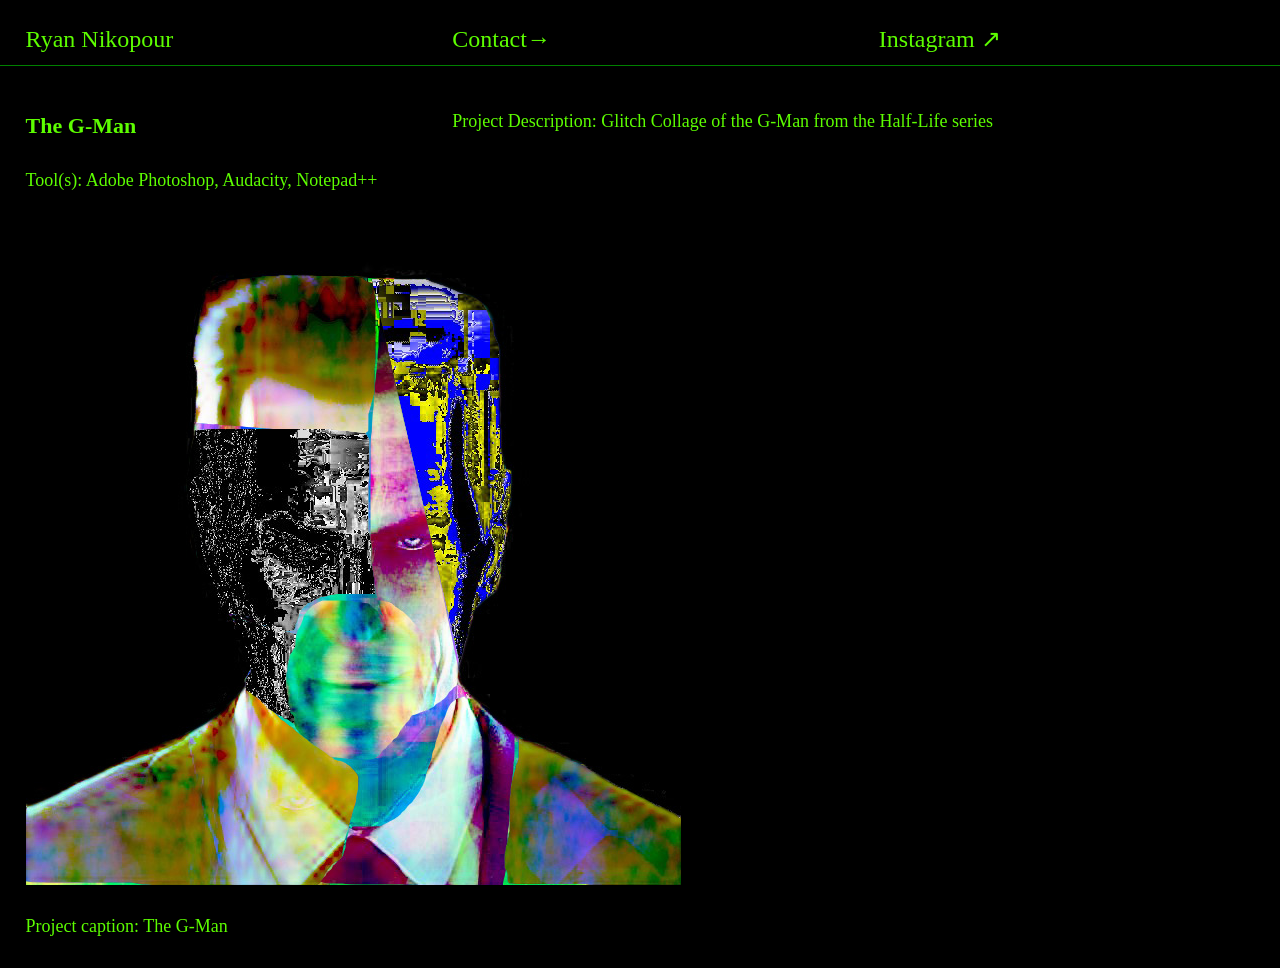
<file: project1.html>
<!DOCTYPE html>
<html lang="en">
<head>
    <meta charset="UTF-8">
    <meta http-equiv="X-UA-Compatible" content="IE=edge">
    <meta name="viewport" content="width=device-width, initial-scale=1.0">
    <title>RyanNikopour</title>
    <link rel="stylesheet" href="styles/simple-grid.css">
    <link rel="stylesheet" href="styles/main.css">
</head>
<body>
    <div class="container">
        <div class="row nav_bar">
            <div class="col-4">
                <a href="index.html">Ryan Nikopour</a>
            </div>

            <div class="col-4">
                <a href="mailto:ryan.nikopour@gmail.com">Contact&#8594;
                </a>
            </div>

            <div class="col-4">
                <a href="https://www.instagram.com/ry_ry_an_an/">Instagram &#8599;</a>
            </div>
        </div>


        <div class="row project_page_description">
            <div class="col-4">
                <h3>The G-Man</h3>
                <p class="project_tools">Tool(s): Adobe Photoshop, Audacity, Notepad++</p>
            </div>
            <div class="col-8">
                <p>Project Description: Glitch Collage of the G-Man from the Half-Life series </p>
            </div>
      </div>
        <div class="row">
            <div class="col-12">
                <img src="images/project_03.jpg"/>
                <p>Project caption: The G-Man</p>
            </div>
        </div>
        </div>
    </body>
</html>
</file>
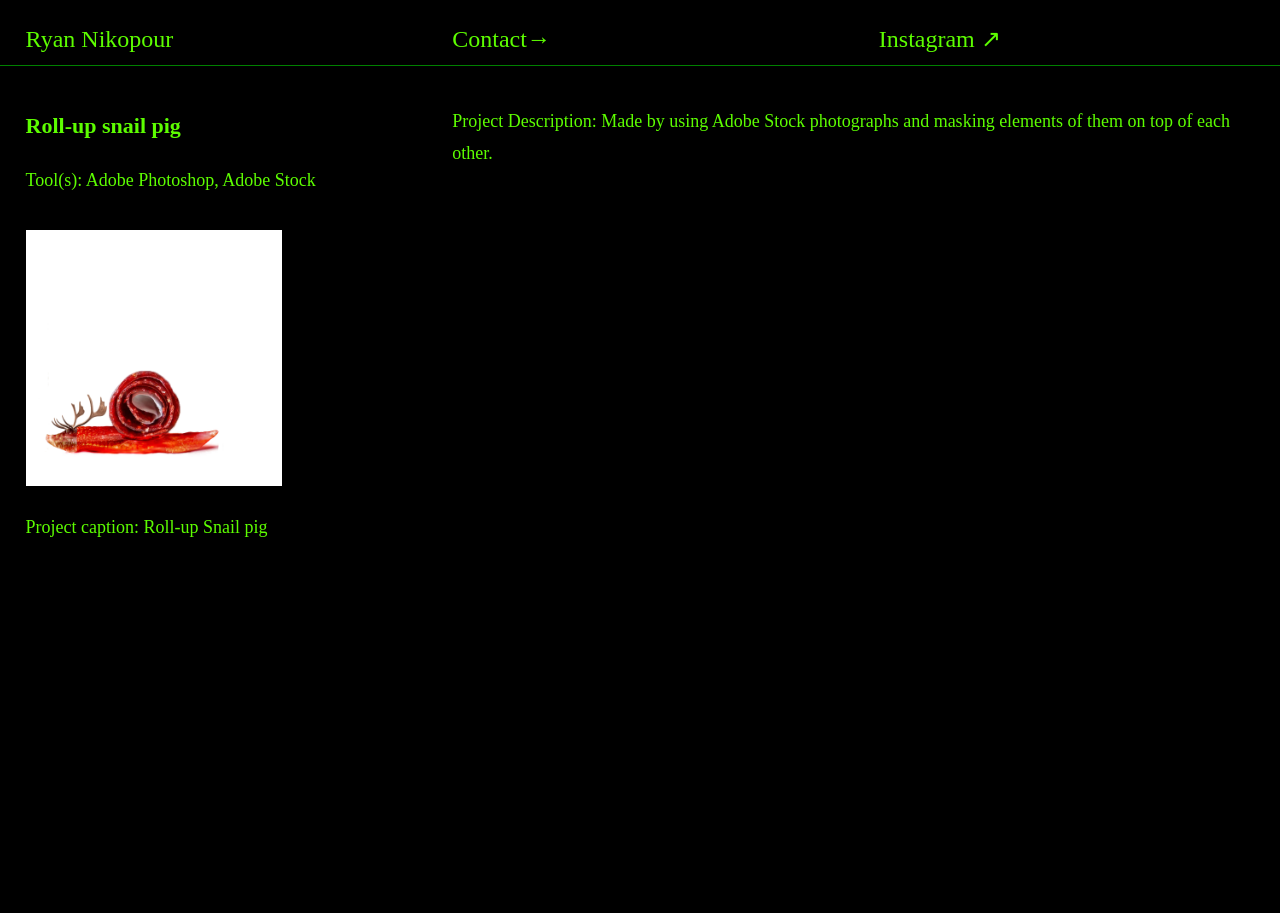
<file: project2.html>
<!DOCTYPE html>
<html lang="en">
<head>
    <meta charset="UTF-8">
    <meta http-equiv="X-UA-Compatible" content="IE=edge">
    <meta name="viewport" content="width=device-width, initial-scale=1.0">
    <title>My Website</title>
    <link rel="stylesheet" href="styles/simple-grid.css">
    <link rel="stylesheet" href="styles/main.css">
</head>
<body>
    <div class="container">
        <div class="row nav_bar">
            <div class="col-4">
                <a href="index.html">Ryan Nikopour</a>
            </div>

            <div class="col-4">
                <a href="mailto:ryan.nikopour@gmail.com">Contact&#8594;
                </a>
            </div>

            <div class="col-4">
                <a href="https://www.instagram.com/ry_ry_an_an/">Instagram &#8599;</a>
            </div>
        </div>


        <div class="row project_page_description">
            <div class="col-4">
                <h3>Roll-up snail pig</h3>
                <p class="project_tools">Tool(s): Adobe Photoshop, Adobe Stock</p>
            </div>
            <div class="col-8">
                <p>Project Description: Made by using Adobe Stock photographs and masking elements of them on top of each other. </p>
            </div>
      </div>
        <div class="row">
            <div class="col-12">
                <img src="images/project_02.jpg"
                width = "256"
                height = "256"/>
                <p>Project caption: Roll-up Snail pig</p>
            </div>
        </div>
        </div>
    </body>
</html>
</file>
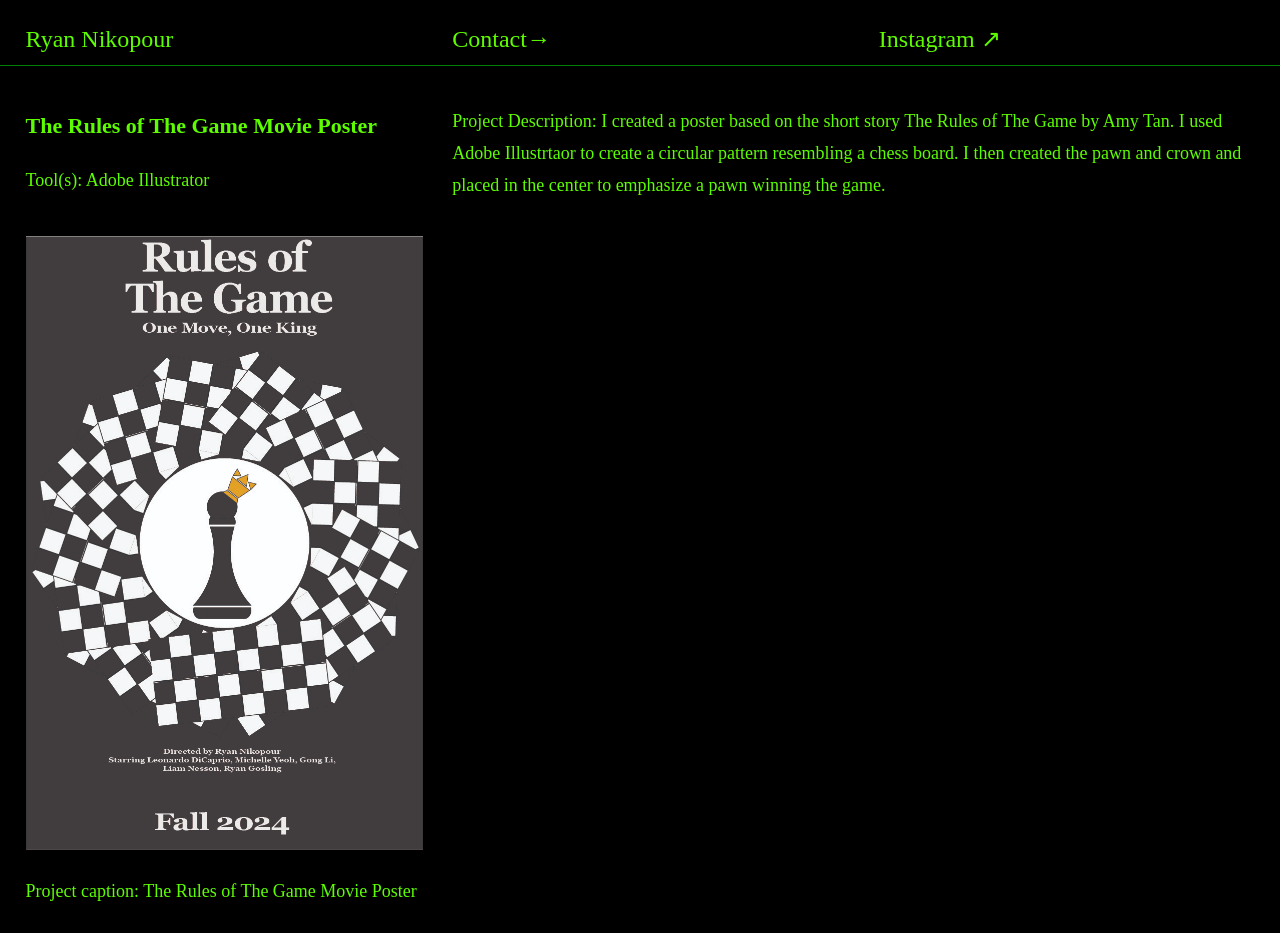
<file: project4.html>
<!DOCTYPE html>
<html lang="en">
<head>
    <meta charset="UTF-8">
    <meta http-equiv="X-UA-Compatible" content="IE=edge">
    <meta name="viewport" content="width=device-width, initial-scale=1.0">
    <title>Ryan Nikopour</title>
    <link rel="stylesheet" href="styles/simple-grid.css">
    <link rel="stylesheet" href="styles/main.css">
</head>
<body>
    <div class="container">
        <div class="row nav_bar">
            <div class="col-4">
                <a href="index.html">Ryan Nikopour</a>
            </div>

            <div class="col-4">
                <a href="mailto:ryan.nikopour@gmail.com">Contact&#8594;
                </a>
            </div>

            <div class="col-4">
                <a href="https://www.instagram.com/ry_ry_an_an/">Instagram &#8599;</a>
            </div>
        </div>


        <div class="row project_page_description">
            <div class="col-4">
                <h3>The Rules of The Game Movie Poster</h3>
                <p class="project_tools">Tool(s): Adobe Illustrator</p>
            </div>
            <div class="col-8">
                <p>Project Description: I created a poster based on the short story The Rules of The Game by Amy Tan. I used Adobe Illustrtaor to create a circular pattern resembling a chess board. I then created the pawn and crown and placed in the center to emphasize a pawn winning the game.  </p>
            </div>
      </div>
        <div class="row">
            <div class="col-12">
                <img src="images/project_01.jpg"
                width = "397"
                height = "614"/>
                <p>Project caption: The Rules of The Game Movie Poster</p>
            </div>
        </div>
        </div>
    </body>
</html>
</file>
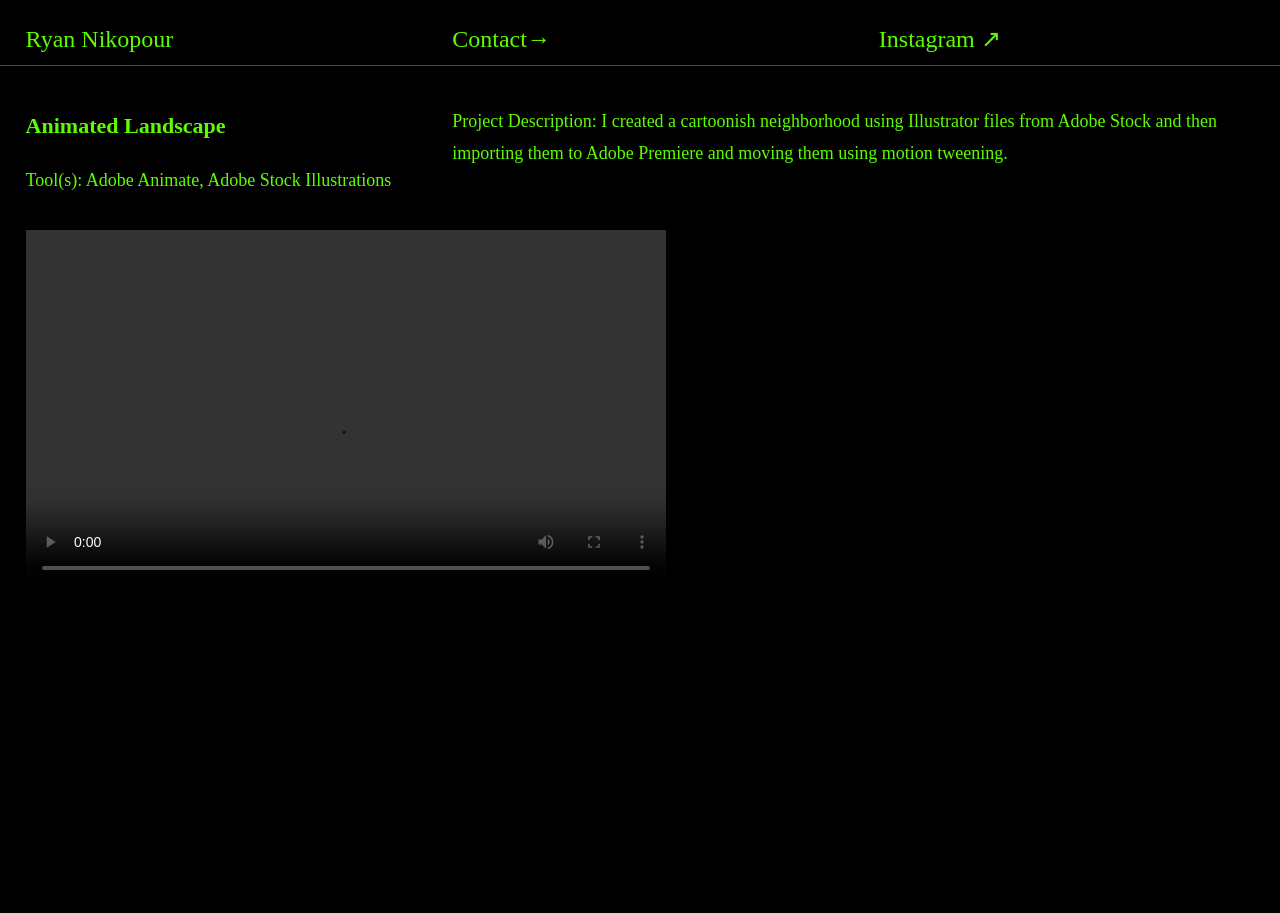
<file: project5.html>
<!DOCTYPE html>
<html lang="en">
<head>
    <meta charset="UTF-8">
    <meta http-equiv="X-UA-Compatible" content="IE=edge">
    <meta name="viewport" content="width=device-width, initial-scale=1.0">
    <title>My Website</title>
    <link rel="stylesheet" href="styles/simple-grid.css">
    <link rel="stylesheet" href="styles/main.css">
</head>
<body>
    <div class="container">
        <div class="row nav_bar">
            <div class="col-4">
                <a href="index.html">Ryan Nikopour</a>
            </div>

            <div class="col-4">
                <a href="mailto:ryan.nikopour@gmail.com">Contact&#8594;
                </a>
            </div>

            <div class="col-4">
                <a href="https://www.instagram.com/ry_ry_an_an/">Instagram &#8599;</a>
            </div>
        </div>


        <div class="row project_page_description">
            <div class="col-4">
                <h3>Animated Landscape</h3>
                <p class="project_tools">Tool(s): Adobe Animate, Adobe Stock Illustrations</p>
            </div>
            <div class="col-8">
                <p>Project Description: I created a cartoonish neighborhood using Illustrator files from Adobe Stock and then importing them to Adobe Premiere and moving them using motion tweening.</p>
            </div>
      </div>
        <div class="row">
            <div class="col-12">
                <video width = "640" height = "360" controls>
                    <source src = "images/project_04.mp4" type = "video/mp4">
                    Your browser does not support the video tag
                </video>
            </div>
        </div>
        </div>
    </body>
</html>
</file>
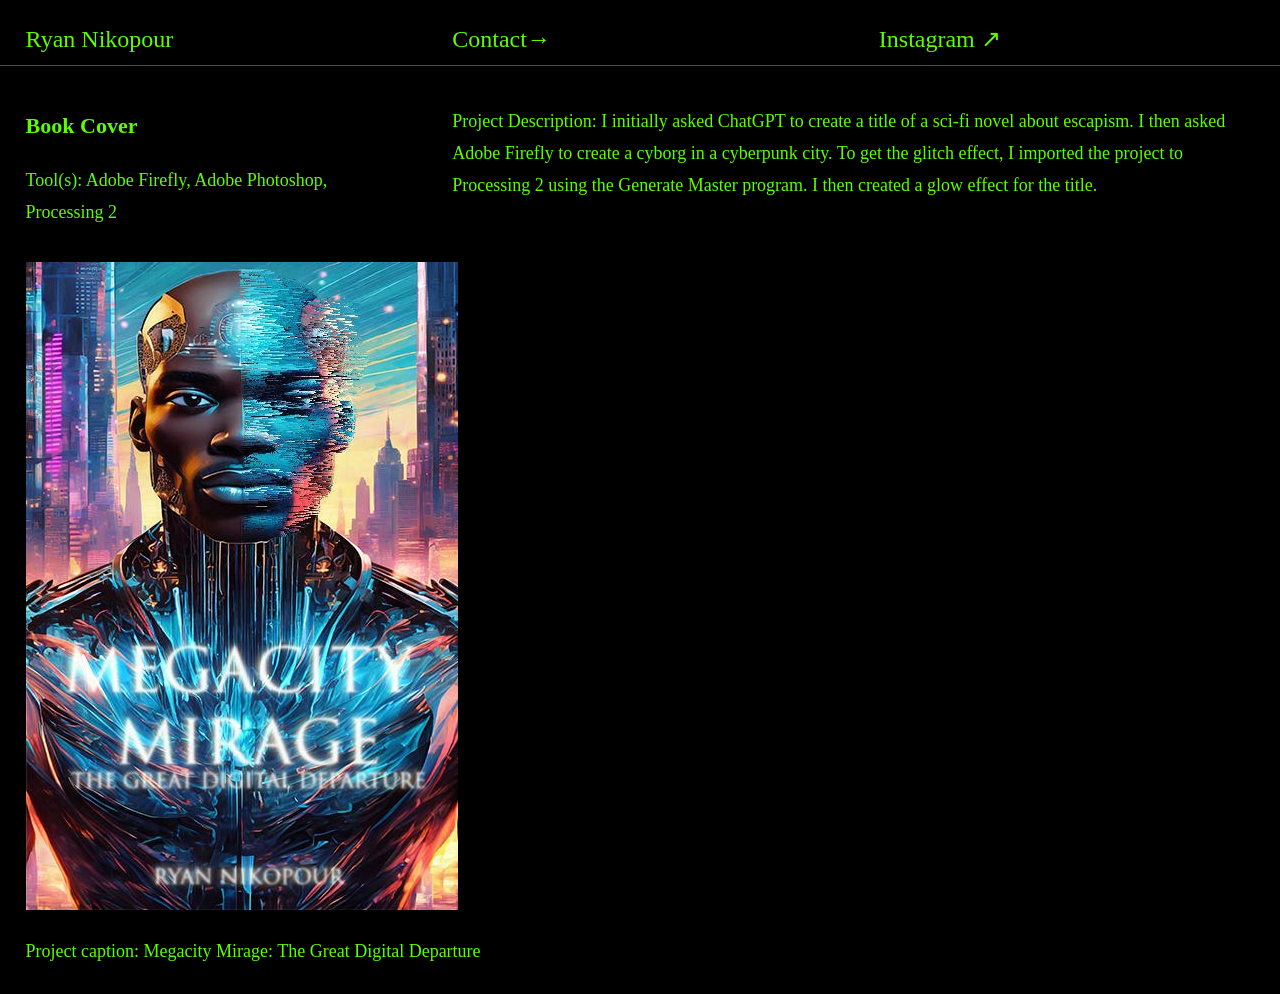
<file: project7.html>
<!DOCTYPE html>
<html lang="en">
<head>
    <meta charset="UTF-8">
    <meta http-equiv="X-UA-Compatible" content="IE=edge">
    <meta name="viewport" content="width=device-width, initial-scale=1.0">
    <title>My Website</title>
    <link rel="stylesheet" href="styles/simple-grid.css">
    <link rel="stylesheet" href="styles/main.css">
</head>
<body>
    <div class="container">
        <div class="row nav_bar">
            <div class="col-4">
                <a href="index.html">Ryan Nikopour</a>
            </div>

            <div class="col-4">
                <a href="mailto:ryan.nikopour@gmail.com">Contact&#8594;
                </a>
            </div>

            <div class="col-4">
                <a href="https://www.instagram.com/ry_ry_an_an/">Instagram &#8599;</a>
            </div>
        </div>


        <div class="row project_page_description">
            <div class="col-4">
                <h3>Book Cover</h3>
                <p class="project_tools">Tool(s): Adobe Firefly, Adobe Photoshop, Processing 2</p>
            </div>
            <div class="col-8">
                <p>Project Description: I initially asked ChatGPT to create a title of a sci-fi novel about escapism. I then asked Adobe Firefly to create a cyborg in a cyberpunk city. To get the glitch effect, I imported the project to Processing 2 using the Generate Master program. I then created a glow effect for the title. </p>
            </div>
      </div>
        <div class="row">
            <div class="col-12">
                <img src="images/project_07.jpg"/>
                <p>Project caption: Megacity Mirage: The Great Digital Departure</p>
            </div>
        </div>
        </div>
    </body>
</html>
</file>
<file: styles/simple-grid.css>
/**
*** SIMPLE GRID
*** (C) ZACH COLE 2016
**/

@import url(https://fonts.googleapis.com/css?family=Lato:400,300,300italic,400italic,700,700italic);

/* UNIVERSAL */

html,
body {
  background-color: black;
  color: green;
  height: 100%;
  width: 100%;
  margin: 0;
  padding: 0;
  left: 0;
  top: 0;
  font-size: 100%;
  object-fit: cover;
}

/* ROOT FONT STYLES */

* {
  font-family: VT323;
  color: rgb(93, 253, 0);
  line-height: 1.5;
}

/* TYPOGRAPHY */

h1 {
  font-size: 2.5rem;
}

h2 {
  font-size: 2rem;
}

h3 {
  font-size: 1.375rem;
}

h4 {
  font-size: 1.125rem;
}

h5 {
  font-size: 1rem;
}

h6 {
  font-size: 0.875rem;
}

p {
  font-size: 1.125rem;
  font-weight: 200;
  line-height: 1.8;
}

.font-light {
  font-weight: 300;
}

.font-regular {
  font-weight: 400;
}

.font-heavy {
  font-weight: 700;
}

/* POSITIONING */

.left {
  text-align: left;
}

.right {
  text-align: right;
}

.center {
  text-align: center;
  margin-left: auto;
  margin-right: auto;
}

.justify {
  text-align: justify;
}

/* ==== GRID SYSTEM ==== */

.container {
  width: 90%;
  margin-left: auto;
  margin-right: auto;
}

.row {
  position: relative;
  width: 100%;
}

.row [class^="col"] {
  float: left;
  margin: 0.5rem 2%;
  min-height: 0.125rem;
}

.col-1,
.col-2,
.col-3,
.col-4,
.col-5,
.col-6,
.col-7,
.col-8,
.col-9,
.col-10,
.col-11,
.col-12 {
  width: 96%;
}

.col-1-sm {
  width: 4.33%;
}

.col-2-sm {
  width: 12.66%;
}

.col-3-sm {
  width: 21%;
}

.col-4-sm {
  width: 29.33%;
}

.col-5-sm {
  width: 37.66%;
}

.col-6-sm {
  width: 46%;
}

.col-7-sm {
  width: 54.33%;
}

.col-8-sm {
  width: 62.66%;
}

.col-9-sm {
  width: 71%;
}

.col-10-sm {
  width: 79.33%;
}

.col-11-sm {
  width: 87.66%;
}

.col-12-sm {
  width: 96%;
}

.row::after {
	content: "";
	display: table;
	clear: both;
}

.hidden-sm {
  display: none;
}

@media only screen and (min-width: 33.75em) {  /* 540px */
  .container {
    width: 80%;
  }
}

@media only screen and (min-width: 45em) {  /* 720px */
  .col-1 {
    width: 4.33%;
  }

  .col-2 {
    width: 12.66%;
  }

  .col-3 {
    width: 21%;
  }

  .col-4 {
    width: 29.33%;
  }

  .col-5 {
    width: 37.66%;
  }

  .col-6 {
    width: 46%;
  }

  .col-7 {
    width: 54.33%;
  }

  .col-8 {
    width: 62.66%;
  }

  .col-9 {
    width: 71%;
  }

  .col-10 {
    width: 79.33%;
  }

  .col-11 {
    width: 87.66%;
  }

  .col-12 {
    width: 96%;
  }

  .hidden-sm {
    display: block;
  }
}

@media only screen and (min-width: 60em) { /* 960px */
  .container {
    width: 100%;
    margin-top: 1%;
    /* max-width: 60rem; */
  }
}

.container {
  margin-top: 1%;
}
</file>
<file: styles/main.css>
.nav_bar {
    border-bottom: 1px solid green;
}

.nav_bar a {
    font-size: 24px;
    text-decoration: none;
}

#title_name {
    font-size: 3.5rem;
    font-family: monospace;
   
}

.homepage_project_image {
    max-width: 200px;
}
.project_card_name  {
    text-align: webkit-auto;
}

.project_card_about {
    text-align: webkit-auto;
}

.project_page_description {
    margin-top: 1%;
}
</file>
